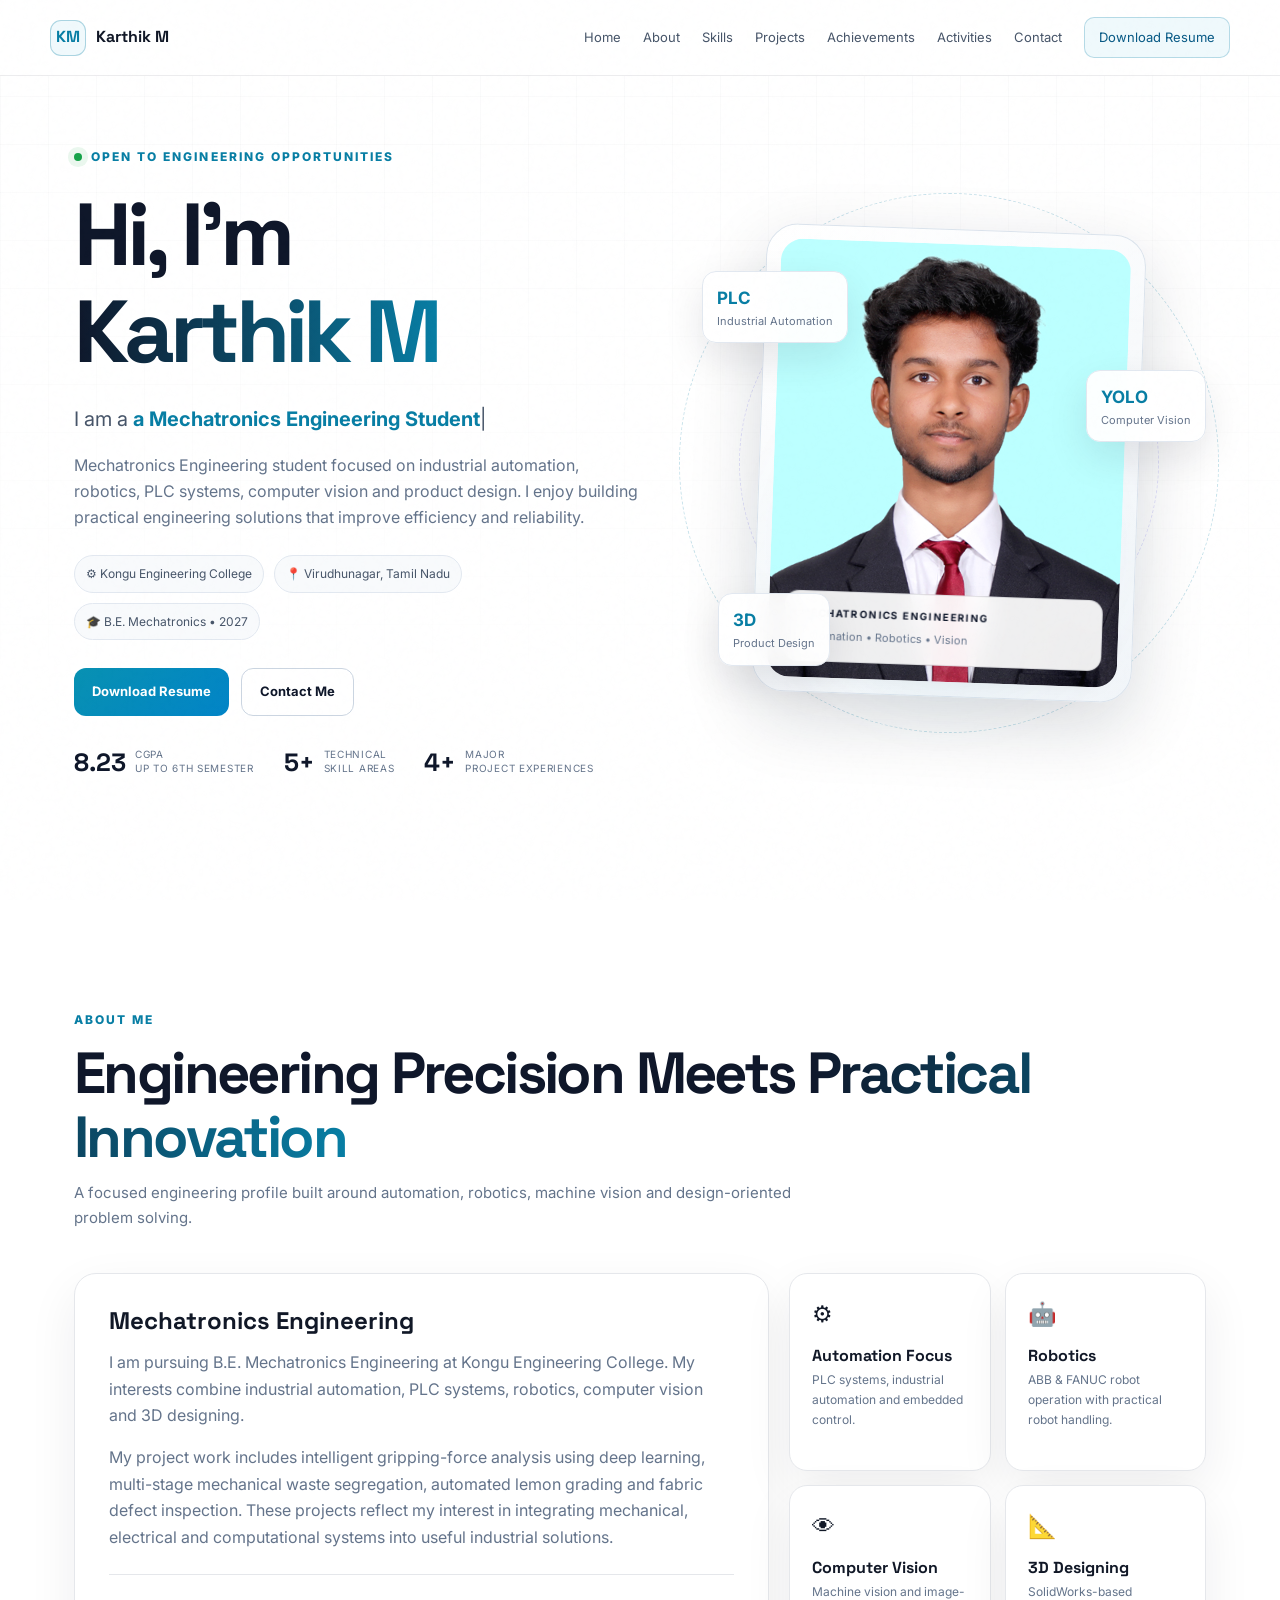
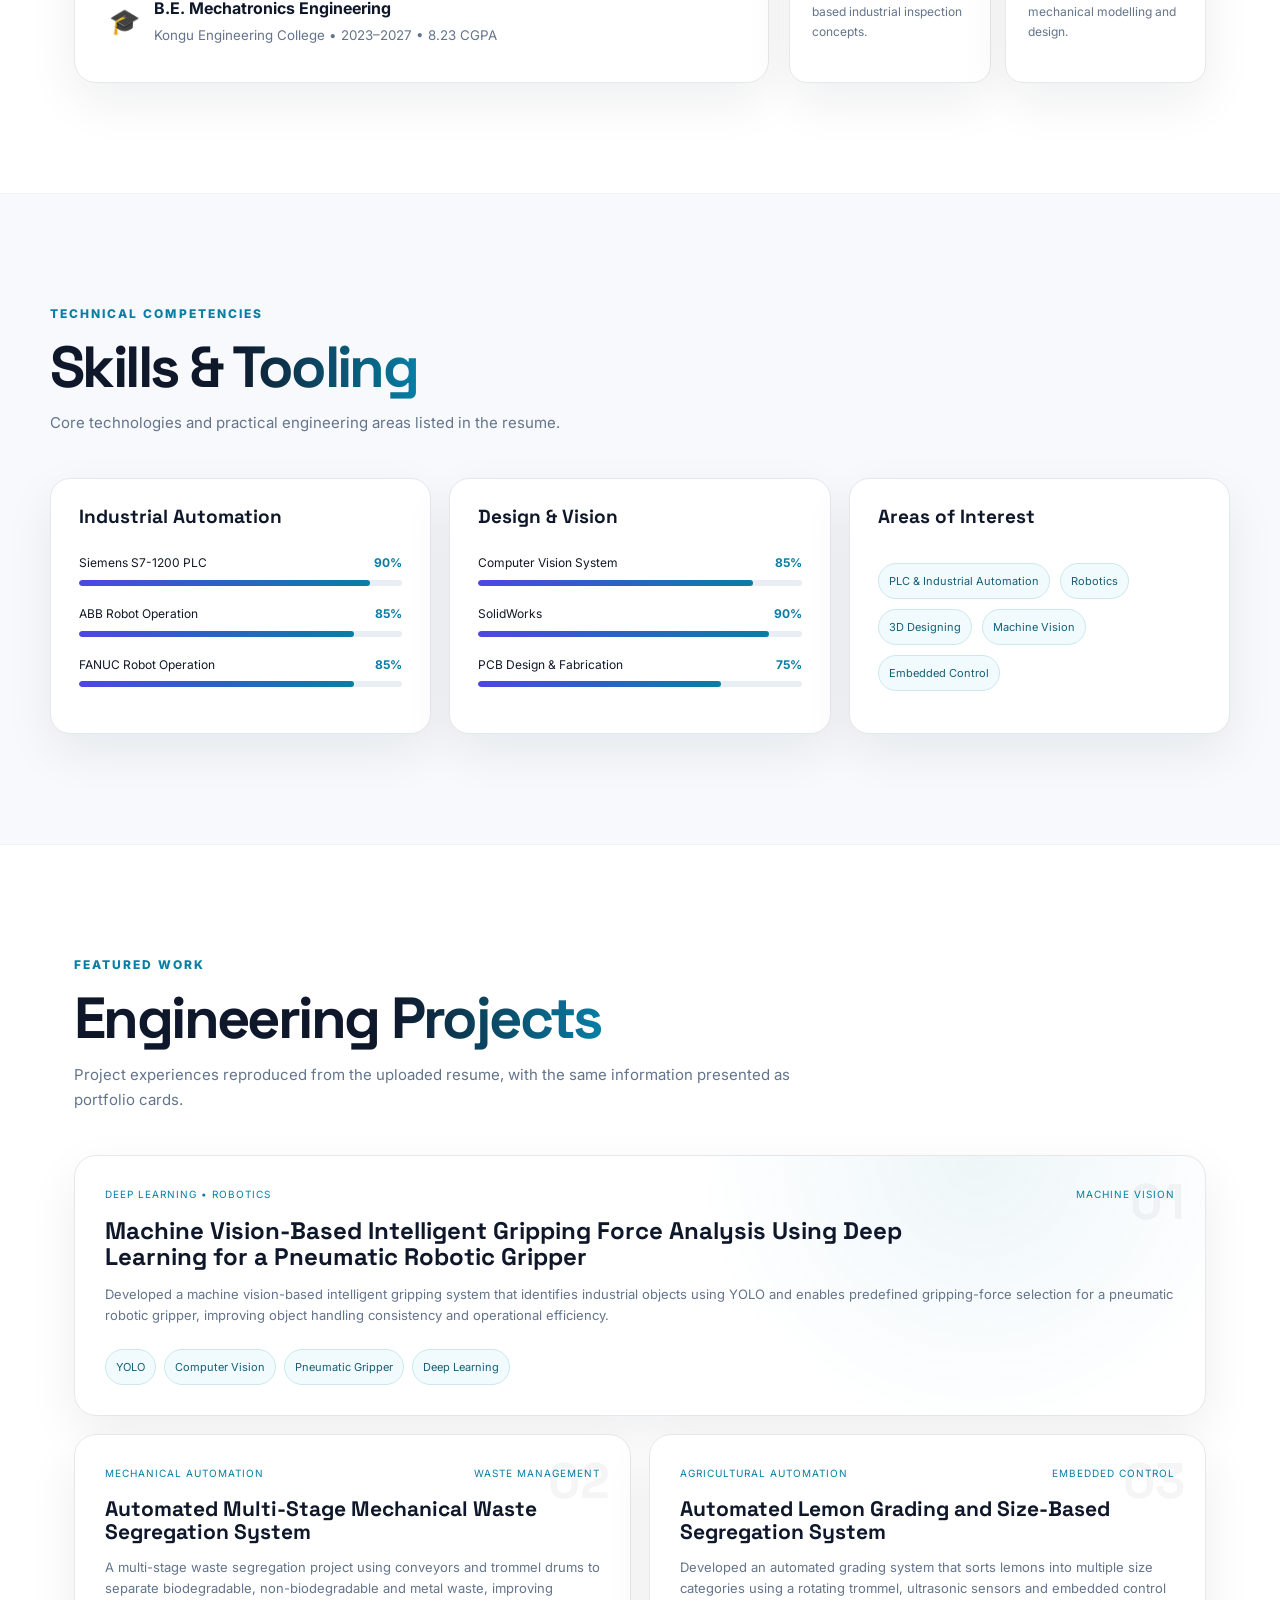
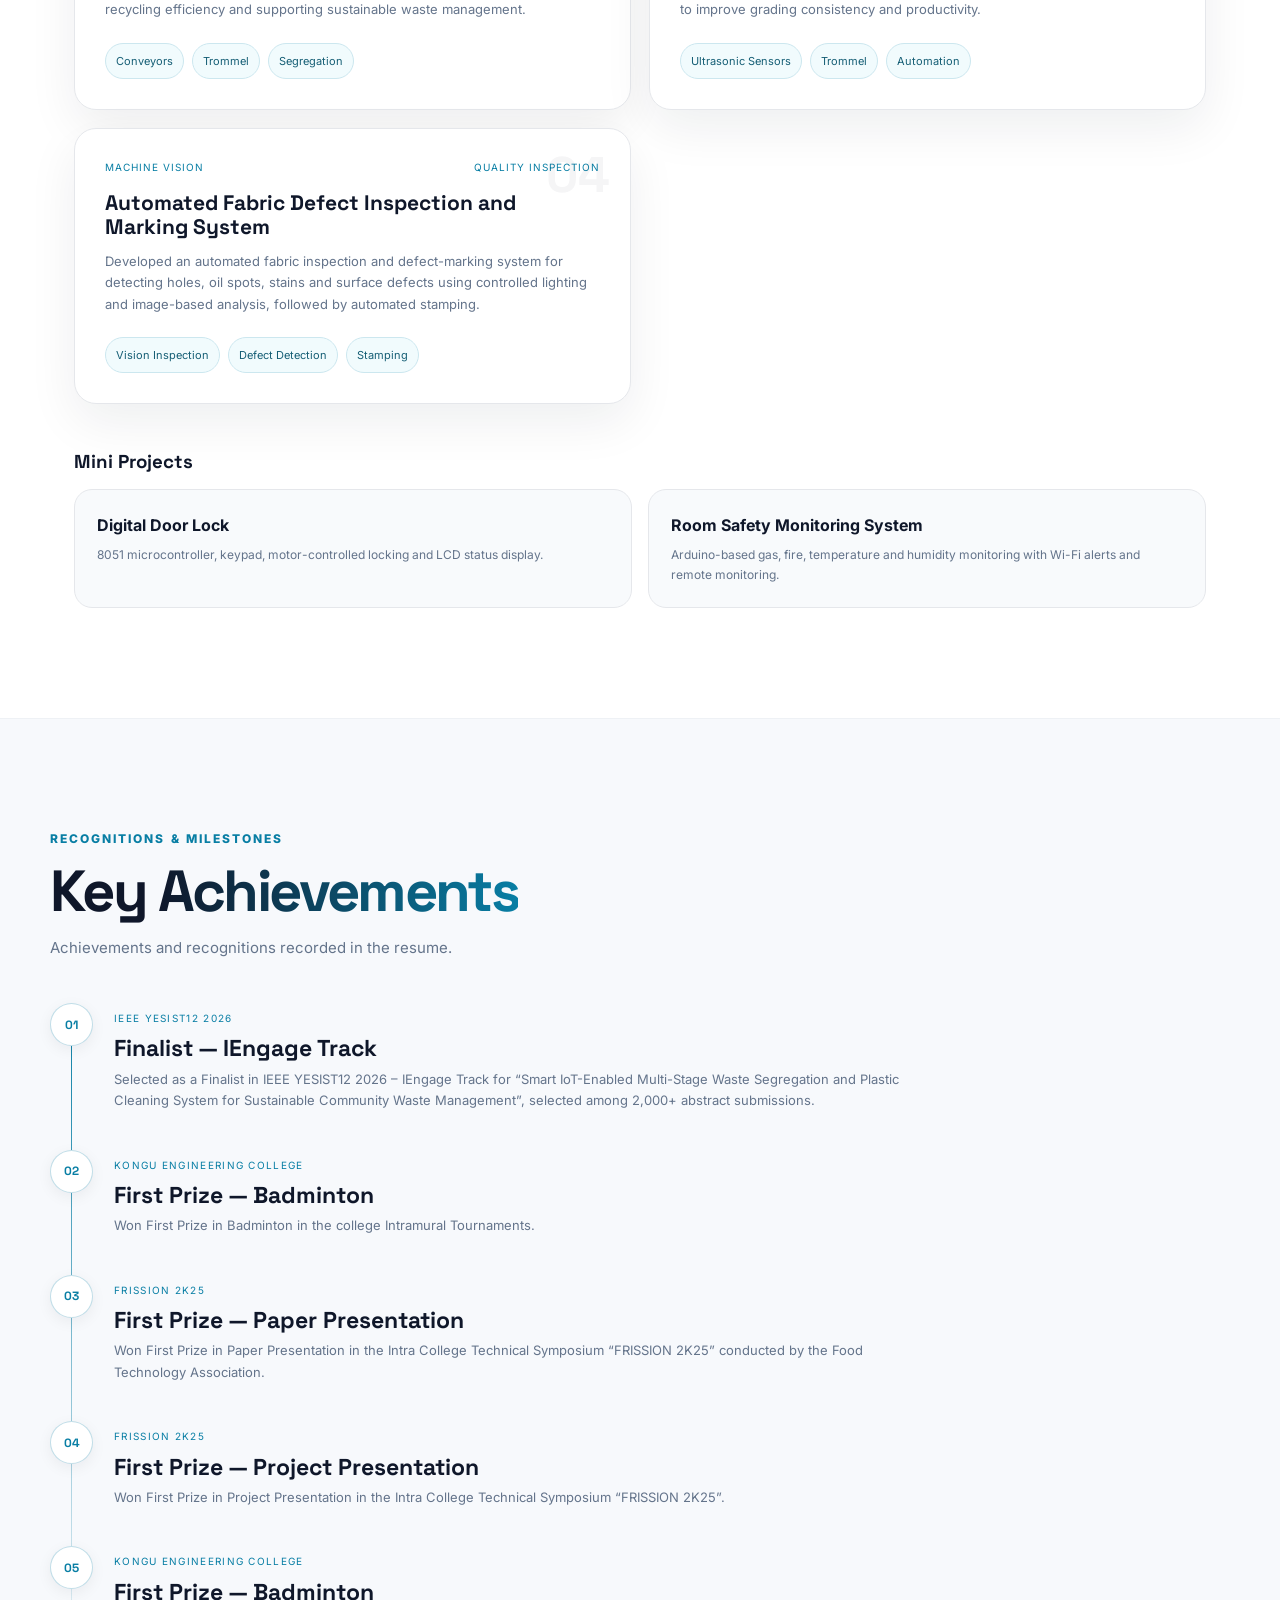
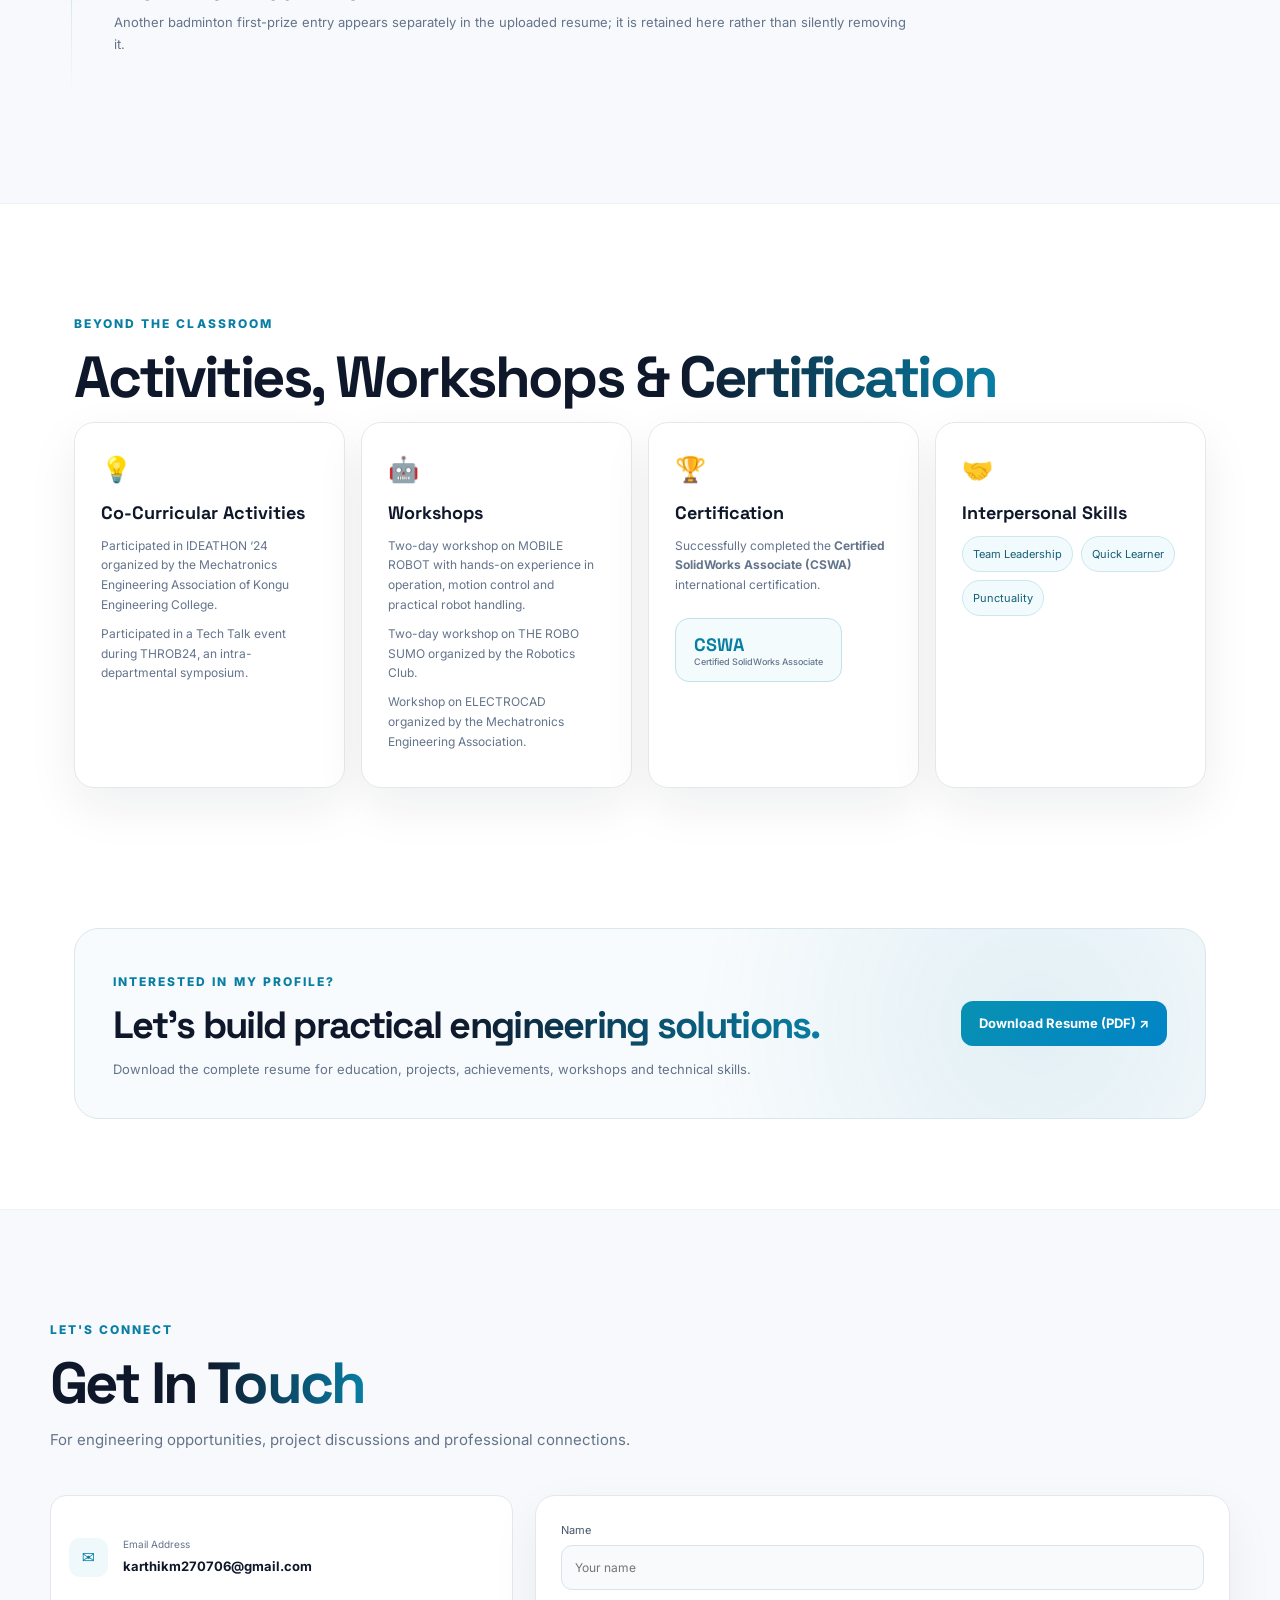
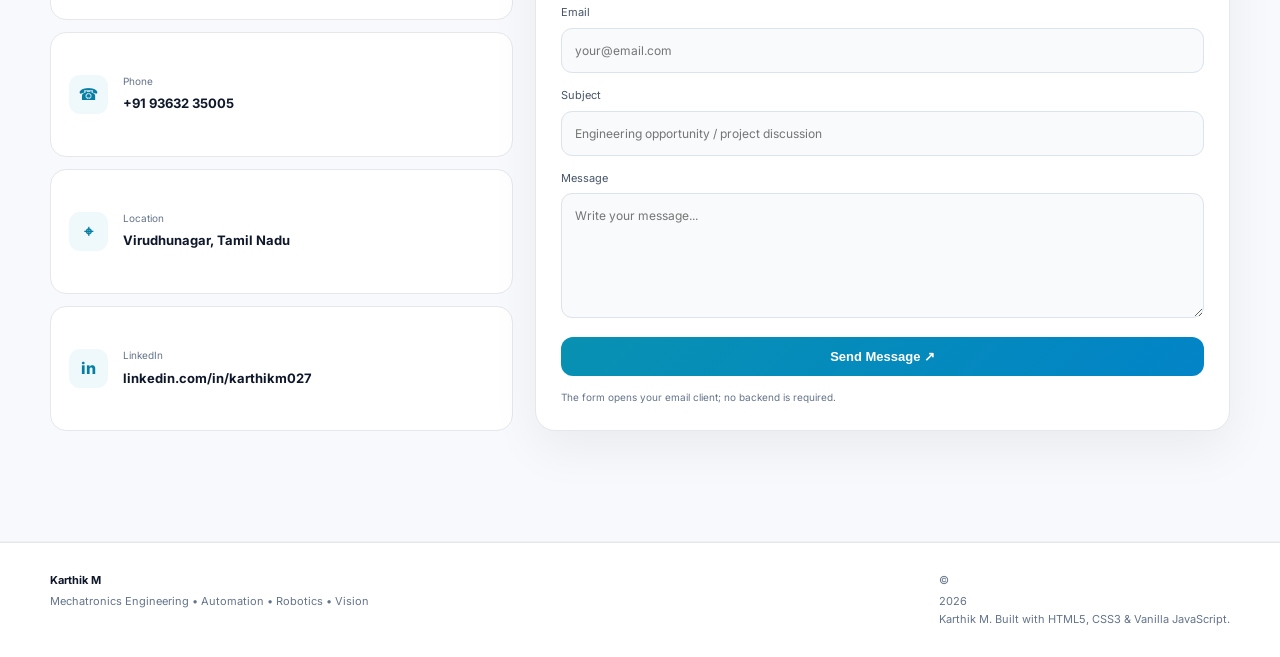
<file: index.html>
<!DOCTYPE html>
<html lang="en">
<head>
  <meta charset="UTF-8">
  <meta name="viewport" content="width=device-width, initial-scale=1.0">
  <meta name="description" content="Karthik M - Mechatronics Engineering student portfolio">
  <meta name="theme-color" content="#ffffff">
  <title>Karthik M | Mechatronics Engineering Portfolio</title>
  <link rel="preconnect" href="https://fonts.googleapis.com">
  <link rel="preconnect" href="https://fonts.gstatic.com" crossorigin>
  <link href="https://fonts.googleapis.com/css2?family=Inter:wght@400;500;600;700;800&family=Space+Grotesk:wght@500;600;700&display=swap" rel="stylesheet">
  <link rel="stylesheet" href="style.css">
</head>
<body>
  <div class="noise"></div>

  <header class="navbar">
    <a href="#home" class="brand"><span>KM</span> Karthik M</a>
    <button class="menu-btn" aria-label="Toggle navigation">☰</button>
    <nav class="nav-links">
      <a href="#home">Home</a>
      <a href="#about">About</a>
      <a href="#skills">Skills</a>
      <a href="#projects">Projects</a>
      <a href="#achievements">Achievements</a>
      <a href="#activities">Activities</a>
      <a href="#contact">Contact</a>
      <a class="nav-resume" href="Karthik-M-Resume.pdf" download>Download Resume</a>
    </nav>
  </header>

  <main>
    <section id="home" class="hero section">
      <div class="hero-copy reveal">
        <div class="eyebrow"><span class="pulse"></span> Open to Engineering Opportunities</div>
        <h1>Hi, I'm<br><span>Karthik M</span></h1>
        <div class="typing-line">I am a <span id="typed"></span><span class="cursor">|</span></div>
        <p class="hero-text">
          Mechatronics Engineering student focused on industrial automation, robotics,
          PLC systems, computer vision and product design. I enjoy building practical
          engineering solutions that improve efficiency and reliability.
        </p>
        <div class="hero-meta">
          <span>⚙ Kongu Engineering College</span>
          <span>📍 Virudhunagar, Tamil Nadu</span>
          <span>🎓 B.E. Mechatronics • 2027</span>
        </div>
        <div class="hero-actions">
          <a class="btn primary" href="assets/profile.jpg" download>Download Resume</a>
          <a class="btn secondary" href="#contact">Contact Me</a>
        </div>
        <div class="quick-stats">
          <div><strong>8.23</strong><span>CGPA<br>up to 6th semester</span></div>
          <div><strong>5+</strong><span>Technical<br>skill areas</span></div>
          <div><strong>4+</strong><span>Major<br>project experiences</span></div>
        </div>
      </div>

      <div class="hero-visual reveal">
        <div class="orbit orbit-one"></div>
        <div class="orbit orbit-two"></div>
        <div class="photo-card">
          <div class="photo-glow"></div>
          <img src="assets/Karthik M_Photo.jpg" alt="Karthik M_Photo.jpg">
          <div class="photo-caption">
            <strong>MECHATRONICS ENGINEERING</strong>
            <span>Automation • Robotics • Vision</span>
          </div>
        </div>
        <div class="floating-card card-one"><b>PLC</b><span>Industrial Automation</span></div>
        <div class="floating-card card-two"><b>YOLO</b><span>Computer Vision</span></div>
        <div class="floating-card card-three"><b>3D</b><span>Product Design</span></div>
      </div>
    </section>

    <section id="about" class="section">
      <div class="section-kicker">About Me</div>
      <h2>Engineering Precision Meets <span>Practical Innovation</span></h2>
      <p class="section-intro">
        A focused engineering profile built around automation, robotics, machine vision
        and design-oriented problem solving.
      </p>

      <div class="about-grid">
        <article class="glass about-main reveal">
          <h3>Mechatronics Engineering</h3>
          <p>
            I am pursuing B.E. Mechatronics Engineering at Kongu Engineering College.
            My interests combine industrial automation, PLC systems, robotics,
            computer vision and 3D designing.
          </p>
          <p>
            My project work includes intelligent gripping-force analysis using deep learning,
            multi-stage mechanical waste segregation, automated lemon grading and fabric
            defect inspection. These projects reflect my interest in integrating mechanical,
            electrical and computational systems into useful industrial solutions.
          </p>
          <div class="education-line">
            <span>🎓</span>
            <div><b>B.E. Mechatronics Engineering</b><small>Kongu Engineering College • 2023–2027 • 8.23 CGPA</small></div>
          </div>
        </article>

        <div class="about-side">
          <div class="mini-card reveal"><span class="icon">⚙</span><h3>Automation Focus</h3><p>PLC systems, industrial automation and embedded control.</p></div>
          <div class="mini-card reveal"><span class="icon">🤖</span><h3>Robotics</h3><p>ABB & FANUC robot operation with practical robot handling.</p></div>
          <div class="mini-card reveal"><span class="icon">👁</span><h3>Computer Vision</h3><p>Machine vision and image-based industrial inspection concepts.</p></div>
          <div class="mini-card reveal"><span class="icon">📐</span><h3>3D Designing</h3><p>SolidWorks-based mechanical modelling and design.</p></div>
        </div>
      </div>
    </section>

    <section id="skills" class="section dark-section">
      <div class="section-kicker">Technical Competencies</div>
      <h2>Skills & <span>Tooling</span></h2>
      <p class="section-intro">Core technologies and practical engineering areas listed in the resume.</p>

      <div class="skills-grid">
        <article class="skill-panel reveal">
          <h3>Industrial Automation</h3>
          <div class="skill"><div><span>Siemens S7-1200 PLC</span><b>90%</b></div><i><em style="width:90%"></em></i></div>
          <div class="skill"><div><span>ABB Robot Operation</span><b>85%</b></div><i><em style="width:85%"></em></i></div>
          <div class="skill"><div><span>FANUC Robot Operation</span><b>85%</b></div><i><em style="width:85%"></em></i></div>
        </article>
        <article class="skill-panel reveal">
          <h3>Design & Vision</h3>
          <div class="skill"><div><span>Computer Vision System</span><b>85%</b></div><i><em style="width:85%"></em></i></div>
          <div class="skill"><div><span>SolidWorks</span><b>90%</b></div><i><em style="width:90%"></em></i></div>
          <div class="skill"><div><span>PCB Design & Fabrication</span><b>75%</b></div><i><em style="width:75%"></em></i></div>
        </article>
        <article class="skill-panel skill-tags reveal">
          <h3>Areas of Interest</h3>
          <span>PLC & Industrial Automation</span>
          <span>Robotics</span>
          <span>3D Designing</span>
          <span>Machine Vision</span>
          <span>Embedded Control</span>
        </article>
      </div>
    </section>

    <section id="projects" class="section">
      <div class="section-kicker">Featured Work</div>
      <h2>Engineering <span>Projects</span></h2>
      <p class="section-intro">Project experiences reproduced from the uploaded resume, with the same information presented as portfolio cards.</p>

      <div class="project-grid">
        <article class="project-card featured reveal">
          <div class="project-number">01</div>
          <div class="project-top"><span>Deep Learning • Robotics</span><span>Machine Vision</span></div>
          <h3>Machine Vision-Based Intelligent Gripping Force Analysis Using Deep Learning for a Pneumatic Robotic Gripper</h3>
          <p>Developed a machine vision-based intelligent gripping system that identifies industrial objects using YOLO and enables predefined gripping-force selection for a pneumatic robotic gripper, improving object handling consistency and operational efficiency.</p>
          <div class="tags"><span>YOLO</span><span>Computer Vision</span><span>Pneumatic Gripper</span><span>Deep Learning</span></div>
        </article>

        <article class="project-card reveal">
          <div class="project-number">02</div>
          <div class="project-top"><span>Mechanical Automation</span><span>Waste Management</span></div>
          <h3>Automated Multi-Stage Mechanical Waste Segregation System</h3>
          <p>A multi-stage waste segregation project using conveyors and trommel drums to separate biodegradable, non-biodegradable and metal waste, improving recycling efficiency and supporting sustainable waste management.</p>
          <div class="tags"><span>Conveyors</span><span>Trommel</span><span>Segregation</span></div>
        </article>

        <article class="project-card reveal">
          <div class="project-number">03</div>
          <div class="project-top"><span>Agricultural Automation</span><span>Embedded Control</span></div>
          <h3>Automated Lemon Grading and Size-Based Segregation System</h3>
          <p>Developed an automated grading system that sorts lemons into multiple size categories using a rotating trommel, ultrasonic sensors and embedded control to improve grading consistency and productivity.</p>
          <div class="tags"><span>Ultrasonic Sensors</span><span>Trommel</span><span>Automation</span></div>
        </article>

        <article class="project-card reveal">
          <div class="project-number">04</div>
          <div class="project-top"><span>Machine Vision</span><span>Quality Inspection</span></div>
          <h3>Automated Fabric Defect Inspection and Marking System</h3>
          <p>Developed an automated fabric inspection and defect-marking system for detecting holes, oil spots, stains and surface defects using controlled lighting and image-based analysis, followed by automated stamping.</p>
          <div class="tags"><span>Vision Inspection</span><span>Defect Detection</span><span>Stamping</span></div>
        </article>
      </div>

      <div class="mini-projects">
        <h3>Mini Projects</h3>
        <div class="mini-project-grid">
          <div class="mini-project reveal"><b>Digital Door Lock</b><p>8051 microcontroller, keypad, motor-controlled locking and LCD status display.</p></div>
          <div class="mini-project reveal"><b>Room Safety Monitoring System</b><p>Arduino-based gas, fire, temperature and humidity monitoring with Wi-Fi alerts and remote monitoring.</p></div>
        </div>
      </div>
    </section>

    <section id="achievements" class="section dark-section">
      <div class="section-kicker">Recognitions & Milestones</div>
      <h2>Key <span>Achievements</span></h2>
      <p class="section-intro">Achievements and recognitions recorded in the resume.</p>

      <div class="timeline">
        <article class="timeline-item reveal">
          <div class="timeline-dot">01</div>
          <div><span class="date">IEEE YESIST12 2026</span><h3>Finalist — IEngage Track</h3>
          <p>Selected as a Finalist in IEEE YESIST12 2026 – IEngage Track for “Smart IoT-Enabled Multi-Stage Waste Segregation and Plastic Cleaning System for Sustainable Community Waste Management”, selected among 2,000+ abstract submissions.</p></div>
        </article>
        <article class="timeline-item reveal">
          <div class="timeline-dot">02</div>
          <div><span class="date">Kongu Engineering College</span><h3>First Prize — Badminton</h3><p>Won First Prize in Badminton in the college Intramural Tournaments.</p></div>
        </article>
        <article class="timeline-item reveal">
          <div class="timeline-dot">03</div>
          <div><span class="date">FRISSION 2K25</span><h3>First Prize — Paper Presentation</h3><p>Won First Prize in Paper Presentation in the Intra College Technical Symposium “FRISSION 2K25” conducted by the Food Technology Association.</p></div>
        </article>
        <article class="timeline-item reveal">
          <div class="timeline-dot">04</div>
          <div><span class="date">FRISSION 2K25</span><h3>First Prize — Project Presentation</h3><p>Won First Prize in Project Presentation in the Intra College Technical Symposium “FRISSION 2K25”.</p></div>
        </article>
        <article class="timeline-item reveal">
          <div class="timeline-dot">05</div>
          <div><span class="date">Kongu Engineering College</span><h3>First Prize — Badminton</h3><p>Another badminton first-prize entry appears separately in the uploaded resume; it is retained here rather than silently removing it.</p></div>
        </article>
      </div>
    </section>

    <section id="activities" class="section">
      <div class="section-kicker">Beyond the Classroom</div>
      <h2>Activities, Workshops & <span>Certification</span></h2>
      <div class="activity-grid">
        <article class="activity-card reveal"><span>💡</span><h3>Co-Curricular Activities</h3><p>Participated in IDEATHON ‘24 organized by the Mechatronics Engineering Association of Kongu Engineering College.</p><p>Participated in a Tech Talk event during THROB24, an intra-departmental symposium.</p></article>
        <article class="activity-card reveal"><span>🤖</span><h3>Workshops</h3><p>Two-day workshop on MOBILE ROBOT with hands-on experience in operation, motion control and practical robot handling.</p><p>Two-day workshop on THE ROBO SUMO organized by the Robotics Club.</p><p>Workshop on ELECTROCAD organized by the Mechatronics Engineering Association.</p></article>
        <article class="activity-card reveal"><span>🏆</span><h3>Certification</h3><p>Successfully completed the <strong>Certified SolidWorks Associate (CSWA)</strong> international certification.</p><div class="cert-badge">CSWA<br><small>Certified SolidWorks Associate</small></div></article>
        <article class="activity-card reveal"><span>🤝</span><h3>Interpersonal Skills</h3><div class="chip-list"><span>Team Leadership</span><span>Quick Learner</span><span>Punctuality</span></div></article>
      </div>
    </section>

    <section class="resume-cta section">
      <div class="cta-box reveal">
        <div><span class="section-kicker">Interested in my profile?</span><h2>Let's build practical <span>engineering solutions.</span></h2><p>Download the complete resume for education, projects, achievements, workshops and technical skills.</p></div>
        <a class="btn primary" href="Karthik-M-Resume.pdf" download>Download Resume (PDF) ↗</a>
      </div>
    </section>

    <section id="contact" class="section dark-section">
      <div class="section-kicker">Let's Connect</div>
      <h2>Get In <span>Touch</span></h2>
      <p class="section-intro">For engineering opportunities, project discussions and professional connections.</p>

      <div class="contact-grid">
        <div class="contact-info reveal">
          <a href="mailto:karthikm270706@gmail.com" class="contact-item"><span>✉</span><div><small>Email Address</small><b>karthikm270706@gmail.com</b></div></a>
          <a href="tel:+919363235005" class="contact-item"><span>☎</span><div><small>Phone</small><b>+91 93632 35005</b></div></a>
          <div class="contact-item"><span>⌖</span><div><small>Location</small><b>Virudhunagar, Tamil Nadu</b></div></div>
          <a href="https://www.linkedin.com/in/karthikm027" target="_blank" rel="noopener" class="contact-item"><span>in</span><div><small>LinkedIn</small><b>linkedin.com/in/karthikm027</b></div></a>
        </div>

        <form class="contact-form reveal" id="contactForm">
          <label>Name<input id="name" type="text" placeholder="Your name" required></label>
          <label>Email<input id="email" type="email" placeholder="your@email.com" required></label>
          <label>Subject<input id="subject" type="text" placeholder="Engineering opportunity / project discussion"></label>
          <label>Message<textarea id="message" rows="5" placeholder="Write your message..." required></textarea></label>
          <button class="btn primary" type="submit">Send Message ↗</button>
          <p class="form-note">The form opens your email client; no backend is required.</p>
        </form>
      </div>
    </section>
  </main>

  <footer>
    <div><strong>Karthik M</strong><span>Mechatronics Engineering • Automation • Robotics • Vision</span></div>
    <p>© <span id="year"></span> Karthik M. Built with HTML5, CSS3 & Vanilla JavaScript.</p>
  </footer>

  <script src="script.js"></script>
</body>
</html>
</file>
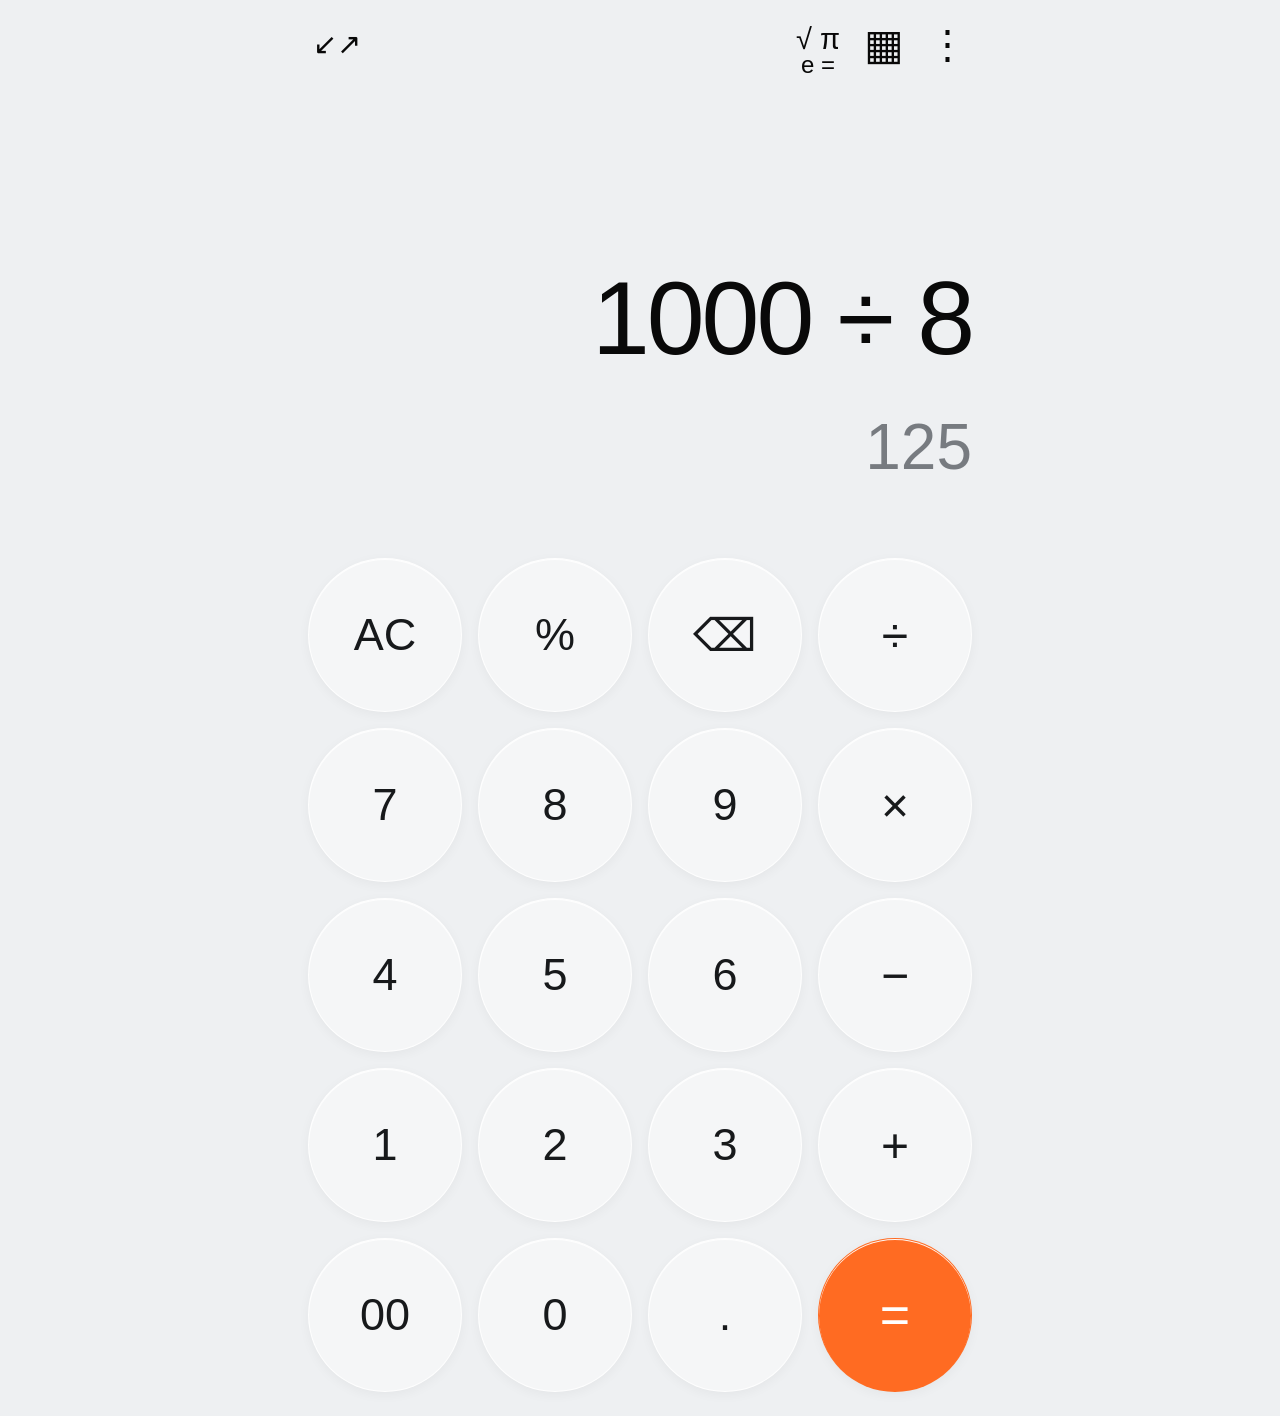
<file: calculator/index.html>
<!doctype html>
<html lang="en">
<head>
  <meta charset="UTF-8">
  <meta name="viewport" content="width=device-width,initial-scale=1,maximum-scale=1,user-scalable=no">
  <title>Calculator</title>
  <link rel="stylesheet" href="style.css">
</head>
<body>
  <main class="phone">
    <header class="topbar">
      <button class="top-icon" id="resizeBtn" aria-label="Resize">↙↗</button>
      <div class="top-actions">
        <button class="top-icon" id="scientificBtn" aria-label="Scientific">√ π<br><span>e =</span></button>
        <button class="top-icon grid-icon" id="scientificBtn2" aria-label="Calculator modes">▦</button>
        <button class="top-icon dots" id="menuBtn" aria-label="Menu">⋮</button>
      </div>
    </header>

    <section class="display" aria-live="polite">
      <div class="expression" id="expression">1000 ÷ 8</div>
      <div class="answer" id="answer">125</div>
    </section>

    <div class="menu" id="menu">
      <button id="historyBtn"><span>◴</span> History</button>
      <button id="settingsBtn"><span>⚙</span> Settings</button>
    </div>

    <section class="keypad basic" id="basicPad">
      <button data-action="clear">AC</button>
      <button data-action="percent">%</button>
      <button data-action="backspace">⌫</button>
      <button class="operator" data-value="÷">÷</button>

      <button data-value="7">7</button><button data-value="8">8</button><button data-value="9">9</button><button class="operator" data-value="×">×</button>
      <button data-value="4">4</button><button data-value="5">5</button><button data-value="6">6</button><button class="operator" data-value="−">−</button>
      <button data-value="1">1</button><button data-value="2">2</button><button data-value="3">3</button><button class="operator" data-value="+">+</button>
      <button data-value="00">00</button><button data-value="0">0</button><button data-value=".">.</button><button class="equals" data-action="equals">=</button>
    </section>

    <section class="keypad scientific hidden" id="scientificPad">
      <button data-fn="sin">sin</button><button data-fn="cos">cos</button><button data-fn="tan">tan</button>
      <button data-action="rad">rad</button><button class="mode active" data-action="deg">deg</button>

      <button data-fn="log">log</button><button data-fn="ln">ln</button><button data-value="(">(</button>
      <button data-value=")">)</button><button data-action="inv">inv</button>

      <button data-action="factorial">!</button><button data-action="clear">AC</button><button data-action="percent">%</button>
      <button data-action="backspace">⌫</button><button class="operator" data-value="÷">÷</button>

      <button data-value="^">^</button><button data-value="7">7</button><button data-value="8">8</button><button data-value="9">9</button><button class="operator" data-value="×">×</button>
      <button data-action="sqrt">√</button><button data-value="4">4</button><button data-value="5">5</button><button data-value="6">6</button><button class="operator" data-value="−">−</button>
      <button data-value="π">π</button><button data-value="1">1</button><button data-value="2">2</button><button data-value="3">3</button><button class="operator" data-value="+">+</button>
      <button data-value="e">e</button><button data-value="00">00</button><button data-value="0">0</button><button data-value=".">.</button><button class="equals" data-action="equals">=</button>
    </section>

    <div class="history-panel" id="historyPanel">
      <div class="panel-head"><b>History</b><button id="closeHistory">×</button></div>
      <div id="historyList" class="history-list"><p>No calculations yet.</p></div>
    </div>

    <div class="settings-panel" id="settingsPanel">
      <div class="panel-head"><b>Settings</b><button id="closeSettings">×</button></div>
      <label>Theme
        <select id="themeSelect"><option value="light">Light</option><option value="dark">Dark</option></select>
      </label>
      <label>Number format
        <select id="formatSelect"><option value="auto">Auto</option><option value="fixed2">2 decimals</option><option value="fixed4">4 decimals</option></select>
      </label>
    </div>
  </main>
  <script src="script.js"></script>
</body>
</html>
</file>
<file: style.css>
:root{
  --bg:#ffffff;
  --bg2:#f6f8fb;
  --panel:#ffffff;
  --panel2:#f8fafc;
  --text:#111827;
  --muted:#64748b;
  --line:#e5e7eb;
  --accent:#087ea4;
  --accent2:#4f46e5;
  --white:#ffffff;
  --max:1180px;
  --radius:22px;
  --shadow:0 18px 55px rgba(15,23,42,.10)
}

*{box-sizing:border-box;margin:0;padding:0}
html{scroll-behavior:smooth}
body{
  font-family:Inter,system-ui,sans-serif;
  background:#fff;
  color:var(--text);
  line-height:1.65;
  overflow-x:hidden
}
body:before{
  content:"";
  position:fixed;
  inset:0;
  pointer-events:none;
  background-image:
    linear-gradient(rgba(15,23,42,.025) 1px,transparent 1px),
    linear-gradient(90deg,rgba(15,23,42,.025) 1px,transparent 1px);
  background-size:48px 48px;
  mask-image:linear-gradient(to bottom,black,transparent 80%);
  z-index:-2
}
.noise{
  position:fixed;
  inset:0;
  pointer-events:none;
  opacity:.018;
  z-index:100;
  background-image:url("data:image/svg+xml,%3Csvg viewBox='0 0 180 180' xmlns='http://www.w3.org/2000/svg'%3E%3Cfilter id='n'%3E%3CfeTurbulence type='fractalNoise' baseFrequency='.8' numOctaves='4' stitchTiles='stitch'/%3E%3C/filter%3E%3Crect width='100%25' height='100%25' filter='url(%23n)' opacity='.35'/%3E%3C/svg%3E")
}
a{color:inherit;text-decoration:none}

.section{
  max-width:var(--max);
  margin:auto;
  padding:110px 24px
}
.dark-section{
  max-width:none;
  padding-left:max(24px,calc((100vw - var(--max))/2));
  padding-right:max(24px,calc((100vw - var(--max))/2));
  background:#f7f9fc;
  border-top:1px solid #eef1f5;
  border-bottom:1px solid #eef1f5
}

.navbar{
  height:76px;
  position:fixed;
  top:0;
  left:0;
  right:0;
  z-index:50;
  display:flex;
  align-items:center;
  justify-content:space-between;
  padding:0 max(24px,calc((100vw - 1180px)/2));
  background:rgba(255,255,255,.90);
  backdrop-filter:blur(18px);
  border-bottom:1px solid rgba(15,23,42,.08)
}
.brand{
  font-family:"Space Grotesk";
  font-weight:700;
  display:flex;
  align-items:center;
  gap:10px
}
.brand span{
  display:grid;
  place-items:center;
  width:36px;
  height:36px;
  border:1px solid rgba(8,126,164,.30);
  border-radius:11px;
  color:var(--accent);
  background:#f0f9fc
}
.nav-links{
  display:flex;
  align-items:center;
  gap:22px;
  font-size:13px;
  color:#475569
}
.nav-links a{transition:.25s}
.nav-links a:hover{color:var(--accent)}
.nav-resume{
  padding:9px 14px;
  border:1px solid rgba(8,126,164,.25);
  border-radius:10px;
  background:#eff9fc;
  color:#075985
}
.menu-btn{
  display:none;
  background:none;
  border:0;
  color:var(--text);
  font-size:24px
}

.hero{
  min-height:100vh;
  display:grid;
  grid-template-columns:1.05fr .95fr;
  align-items:center;
  gap:50px;
  padding-top:135px
}
.eyebrow,.section-kicker{
  color:var(--accent);
  font-size:12px;
  font-weight:800;
  text-transform:uppercase;
  letter-spacing:.17em
}
.eyebrow{
  display:flex;
  align-items:center;
  gap:9px;
  margin-bottom:20px
}
.pulse{
  width:8px;
  height:8px;
  border-radius:50%;
  background:#16a34a;
  box-shadow:0 0 0 6px rgba(22,163,74,.09)
}
h1,h2,h3{
  font-family:"Space Grotesk",Inter,sans-serif;
  line-height:1.1
}
h1{
  font-size:clamp(50px,7vw,88px);
  letter-spacing:-.055em;
  color:#0f172a
}
h1 span,h2 span{
  background:linear-gradient(90deg,#0f172a,var(--accent));
  -webkit-background-clip:text;
  background-clip:text;
  color:transparent
}
.typing-line{
  margin:22px 0 16px;
  font-size:20px;
  color:#475569
}
.typing-line #typed{
  color:var(--accent);
  font-weight:700
}
.cursor{animation:blink .8s infinite}
@keyframes blink{50%{opacity:0}}

.hero-text{
  max-width:680px;
  color:#64748b;
  font-size:16px
}
.hero-meta{
  display:flex;
  flex-wrap:wrap;
  gap:10px;
  margin:24px 0;
  color:#475569;
  font-size:12px
}
.hero-meta span{
  padding:8px 11px;
  border:1px solid #e2e8f0;
  background:#f8fafc;
  border-radius:999px
}
.hero-actions{
  display:flex;
  gap:12px;
  margin:28px 0
}
.btn{
  display:inline-flex;
  align-items:center;
  justify-content:center;
  gap:8px;
  padding:12px 18px;
  border-radius:12px;
  font-weight:700;
  font-size:13px;
  border:1px solid var(--line);
  transition:.25s;
  cursor:pointer
}
.btn:hover{
  transform:translateY(-2px);
  box-shadow:0 10px 25px rgba(15,23,42,.10)
}
.primary{
  background:linear-gradient(135deg,#0891b2,#0284c7);
  color:#fff;
  border:0
}
.secondary{
  background:#fff;
  color:#0f172a;
  border-color:#cbd5e1
}
.quick-stats{
  display:flex;
  gap:30px;
  margin-top:30px
}
.quick-stats div{
  display:flex;
  align-items:center;
  gap:9px
}
.quick-stats strong{
  font:700 25px "Space Grotesk";
  color:#0f172a
}
.quick-stats span{
  font-size:10px;
  text-transform:uppercase;
  letter-spacing:.07em;
  color:#64748b;
  line-height:1.35
}

.hero-visual{
  min-height:580px;
  position:relative;
  display:grid;
  place-items:center
}
.photo-card{
  position:relative;
  width:min(380px,78vw);
  padding:14px;
  border-radius:32px;
  background:linear-gradient(145deg,#fff,#f1f5f9);
  border:1px solid #dbe3ec;
  box-shadow:0 24px 70px rgba(15,23,42,.16);
  transform:rotate(2deg)
}
.photo-card img{
  width:100%;
  aspect-ratio:4/5;
  object-fit:cover;
  object-position:center top;
  border-radius:22px;
  display:block;
  filter:saturate(.92) contrast(1.04)
}
.photo-caption{
  position:absolute;
  left:30px;
  right:30px;
  bottom:30px;
  padding:13px 15px;
  border-radius:14px;
  background:rgba(255,255,255,.92);
  backdrop-filter:blur(12px);
  border:1px solid rgba(15,23,42,.10);
  box-shadow:0 10px 25px rgba(15,23,42,.08)
}
.photo-caption strong{
  display:block;
  font-size:10px;
  letter-spacing:.14em;
  color:#0f172a
}
.photo-caption span{
  font-size:11px;
  color:#64748b
}
.photo-glow{
  position:absolute;
  inset:20% -20% -15%;
  background:radial-gradient(circle,rgba(8,126,164,.13),transparent 55%);
  filter:blur(25px);
  z-index:-1
}
.orbit{
  position:absolute;
  border:1px dashed rgba(8,126,164,.22);
  border-radius:50%;
  width:540px;
  height:540px
}
.orbit-two{
  width:420px;
  height:420px;
  border-color:rgba(79,70,229,.16);
  transform:rotate(28deg)
}
.floating-card{
  position:absolute;
  padding:12px 14px;
  border-radius:14px;
  background:rgba(255,255,255,.95);
  backdrop-filter:blur(12px);
  border:1px solid #e2e8f0;
  box-shadow:0 15px 40px rgba(15,23,42,.10);
  font-size:11px
}
.floating-card b{
  display:block;
  color:var(--accent);
  font-size:17px
}
.floating-card span{color:#64748b}
.card-one{top:17%;left:2%}
.card-two{right:0;top:34%}
.card-three{left:5%;bottom:15%}

h2{
  font-size:clamp(34px,5vw,58px);
  letter-spacing:-.045em;
  margin:12px 0 12px;
  color:#0f172a
}
.section-intro{
  max-width:760px;
  color:#64748b;
  font-size:15px;
  margin-bottom:42px
}
.about-grid{
  display:grid;
  grid-template-columns:1.25fr .75fr;
  gap:20px
}
.glass,.mini-card,.skill-panel,.project-card,.activity-card{
  background:#fff;
  border:1px solid #e5e7eb;
  box-shadow:0 18px 50px rgba(15,23,42,.07)
}
.about-main{
  padding:34px;
  border-radius:var(--radius)
}
.about-main h3{
  font-size:24px;
  margin-bottom:15px
}
.about-main p{
  color:#64748b;
  margin-bottom:16px
}
.education-line{
  display:flex;
  gap:14px;
  align-items:center;
  border-top:1px solid #e5e7eb;
  padding-top:20px;
  margin-top:24px
}
.education-line span{font-size:25px}
.education-line b{display:block;color:#0f172a}
.education-line small{color:#64748b}

.about-side{
  display:grid;
  grid-template-columns:1fr 1fr;
  gap:14px
}
.mini-card{
  padding:22px;
  border-radius:18px
}
.mini-card .icon{font-size:23px}
.mini-card h3{
  font-size:16px;
  margin:13px 0 6px
}
.mini-card p{
  color:#64748b;
  font-size:12px
}

.skills-grid{
  display:grid;
  grid-template-columns:1fr 1fr 1fr;
  gap:18px
}
.skill-panel{
  padding:28px;
  border-radius:20px
}
.skill-panel h3{
  font-size:19px;
  margin-bottom:25px;
  color:#0f172a
}
.skill{margin:18px 0}
.skill>div{
  display:flex;
  justify-content:space-between;
  font-size:12px;
  margin-bottom:7px
}
.skill b{color:var(--accent)}
.skill i{
  display:block;
  height:6px;
  border-radius:99px;
  background:#e8eef4;
  overflow:hidden
}
.skill em{
  display:block;
  height:100%;
  border-radius:inherit;
  background:linear-gradient(90deg,var(--accent2),var(--accent))
}
.skill-tags{
  display:flex;
  align-content:flex-start;
  flex-wrap:wrap;
  gap:10px
}
.skill-tags h3{width:100%}
.skill-tags span,.tags span,.chip-list span{
  padding:8px 10px;
  border-radius:999px;
  border:1px solid #cce7ef;
  background:#f1fbfd;
  font-size:11px;
  color:#155e75
}

.project-grid{
  display:grid;
  grid-template-columns:1fr 1fr;
  gap:18px
}
.project-card{
  border-radius:22px;
  padding:30px;
  position:relative;
  overflow:hidden
}
.project-card.featured{
  grid-column:span 2;
  background:radial-gradient(circle at 80% 0%,rgba(8,126,164,.07),transparent 30%),#fff
}
.project-number{
  position:absolute;
  right:20px;
  top:14px;
  font:700 50px "Space Grotesk";
  color:rgba(15,23,42,.045)
}
.project-top{
  display:flex;
  justify-content:space-between;
  gap:10px;
  color:var(--accent);
  font-size:10px;
  text-transform:uppercase;
  letter-spacing:.1em;
  margin-bottom:16px
}
.project-card h3{
  font-size:24px;
  max-width:850px;
  margin-bottom:13px;
  color:#0f172a
}
.project-card:not(.featured) h3{font-size:21px}
.project-card p{
  color:#64748b;
  font-size:13px
}
.tags{
  display:flex;
  flex-wrap:wrap;
  gap:8px;
  margin-top:22px
}
.mini-projects{margin-top:48px}
.mini-projects>h3{
  margin-bottom:16px;
  color:#0f172a
}
.mini-project-grid{
  display:grid;
  grid-template-columns:1fr 1fr;
  gap:16px
}
.mini-project{
  padding:22px;
  border:1px solid #e5e7eb;
  border-radius:18px;
  background:#f8fafc
}
.mini-project b{
  font-size:16px;
  color:#0f172a
}
.mini-project p{
  color:#64748b;
  font-size:12px;
  margin-top:7px
}

.timeline{
  position:relative;
  margin-top:20px
}
.timeline:before{
  content:"";
  position:absolute;
  left:21px;
  top:0;
  bottom:0;
  width:1px;
  background:linear-gradient(var(--accent),transparent)
}
.timeline-item{
  display:grid;
  grid-template-columns:44px 1fr;
  gap:20px;
  padding:0 0 38px
}
.timeline-dot{
  width:43px;
  height:43px;
  border-radius:50%;
  display:grid;
  place-items:center;
  border:1px solid rgba(8,126,164,.25);
  background:#fff;
  color:var(--accent);
  font:700 12px "Space Grotesk";
  z-index:1;
  box-shadow:0 4px 15px rgba(15,23,42,.06)
}
.timeline-item .date{
  color:var(--accent);
  font-size:10px;
  text-transform:uppercase;
  letter-spacing:.13em
}
.timeline-item h3{
  font-size:23px;
  margin:7px 0;
  color:#0f172a
}
.timeline-item p{
  color:#64748b;
  font-size:13px;
  max-width:800px
}

.activity-grid{
  display:grid;
  grid-template-columns:repeat(4,1fr);
  gap:16px
}
.activity-card{
  padding:26px;
  border-radius:20px
}
.activity-card>span{font-size:25px}
.activity-card h3{
  font-size:18px;
  margin:13px 0;
  color:#0f172a
}
.activity-card p{
  font-size:12px;
  color:#64748b;
  margin:9px 0
}
.cert-badge{
  display:inline-block;
  margin-top:14px;
  padding:14px 18px;
  border:1px solid #bfe2ec;
  background:#f3fbfd;
  border-radius:14px;
  color:var(--accent);
  font:700 18px "Space Grotesk"
}
.cert-badge small{
  display:block;
  color:#64748b;
  font:500 9px Inter
}
.chip-list{
  display:flex;
  flex-wrap:wrap;
  gap:8px;
  margin-top:12px
}

.resume-cta{
  padding-top:30px;
  padding-bottom:90px
}
.cta-box{
  padding:38px;
  border-radius:25px;
  border:1px solid #d8e7ed;
  background:radial-gradient(circle at 85% 50%,rgba(8,126,164,.09),transparent 35%),#f8fbfd;
  display:flex;
  justify-content:space-between;
  align-items:center;
  gap:30px
}
.cta-box h2{
  font-size:38px
}
.cta-box p{
  color:#64748b;
  max-width:650px;
  font-size:13px
}

.contact-grid{
  display:grid;
  grid-template-columns:.8fr 1.2fr;
  gap:22px
}
.contact-info{
  display:grid;
  gap:12px
}
.contact-item{
  display:flex;
  align-items:center;
  gap:15px;
  padding:18px;
  border:1px solid #e5e7eb;
  border-radius:16px;
  background:#fff;
  transition:.2s
}
.contact-item:hover{
  border-color:rgba(8,126,164,.3);
  transform:translateX(3px);
  box-shadow:0 10px 25px rgba(15,23,42,.06)
}
.contact-item>span{
  width:39px;
  height:39px;
  border-radius:11px;
  display:grid;
  place-items:center;
  background:#eff9fc;
  color:var(--accent);
  font-weight:800
}
.contact-item small{
  display:block;
  color:#64748b;
  font-size:10px
}
.contact-item b{
  font-size:13px;
  overflow-wrap:anywhere;
  color:#0f172a
}
.contact-form{
  padding:25px;
  border:1px solid #e5e7eb;
  border-radius:20px;
  background:#fff;
  display:grid;
  gap:13px;
  box-shadow:0 18px 50px rgba(15,23,42,.06)
}
.contact-form label{
  font-size:11px;
  color:#475569
}
.contact-form input,.contact-form textarea{
  width:100%;
  margin-top:6px;
  padding:12px 13px;
  border:1px solid #dbe3ec;
  border-radius:11px;
  background:#f8fafc;
  color:#0f172a;
  outline:0;
  font:inherit;
  font-size:12px
}
.contact-form input:focus,.contact-form textarea:focus{
  border-color:rgba(8,126,164,.45);
  background:#fff;
  box-shadow:0 0 0 3px rgba(8,126,164,.08)
}
.form-note{
  font-size:10px;
  color:#64748b
}

footer{
  border-top:1px solid #e5e7eb;
  padding:28px max(24px,calc((100vw - 1180px)/2));
  display:flex;
  justify-content:space-between;
  gap:20px;
  color:#64748b;
  font-size:11px;
  background:#fff
}
footer strong{
  color:#0f172a;
  display:block
}
footer span{
  display:block;
  margin-top:3px
}

.reveal{
  opacity:0;
  transform:translateY(18px);
  transition:opacity .7s ease,transform .7s ease
}
.reveal.visible{
  opacity:1;
  transform:none
}

@media(max-width:980px){
  .nav-links{gap:12px}
  .nav-links a:not(.nav-resume){display:none}
  .menu-btn{display:block}
  .hero{
    grid-template-columns:1fr;
    padding-top:125px
  }
  .hero-visual{min-height:520px}
  .skills-grid{grid-template-columns:1fr 1fr}
  .activity-grid{grid-template-columns:1fr 1fr}
}

@media(max-width:700px){
  .section{padding:80px 18px}
  .dark-section{
    padding-left:18px;
    padding-right:18px
  }
  .navbar{padding:0 18px}
  .nav-links{
    position:absolute;
    top:76px;
    left:12px;
    right:12px;
    display:none;
    flex-direction:column;
    align-items:stretch;
    padding:14px;
    background:rgba(255,255,255,.98);
    border:1px solid #e5e7eb;
    border-radius:16px;
    box-shadow:0 15px 40px rgba(15,23,42,.10)
  }
  .nav-links.open{display:flex}
  .nav-links a:not(.nav-resume){
    display:block;
    padding:10px
  }
  .hero{gap:10px}
  .hero-meta{display:grid}
  .quick-stats{gap:18px}
  .quick-stats strong{font-size:20px}
  .hero-visual{min-height:440px}
  .orbit{width:370px;height:370px}
  .orbit-two{width:300px;height:300px}
  .floating-card{display:none}
  .about-grid,.skills-grid,.project-grid,.mini-project-grid,.contact-grid{
    grid-template-columns:1fr
  }
  .project-card.featured{grid-column:span 1}
  .about-side{grid-template-columns:1fr 1fr}
  .activity-grid{grid-template-columns:1fr}
  .cta-box{display:block}
  .cta-box .btn{margin-top:20px}
  .cta-box h2{font-size:30px}
  footer{display:block}
  footer p{margin-top:12px}
}

@media(max-width:430px){
  .about-side{grid-template-columns:1fr}
  .hero-actions{flex-direction:column}
  .btn{width:100%}
}

.profile-placeholder{width:100%;aspect-ratio:4/5;border-radius:22px;display:flex;flex-direction:column;align-items:center;justify-content:center;background:radial-gradient(circle at 50% 35%,rgba(8,126,164,.18),transparent 35%),linear-gradient(145deg,#f8fafc,#e2e8f0);border:1px solid #dbe3ec;color:#0f172a;box-shadow:inset 0 0 60px rgba(8,126,164,.06)}
.profile-placeholder span{font:700 clamp(70px,12vw,120px) "Space Grotesk";letter-spacing:-.08em;color:var(--accent)}
.profile-placeholder small{margin-top:8px;font:700 10px Inter;letter-spacing:.25em;color:#64748b}
</file>
<file: calculator/style.css>
*{box-sizing:border-box}
:root{--bg:#eef0f2;--key:#f5f6f7;--text:#090909;--muted:#777b80;--orange:#ff6b22;--line:#fff;--shadow:0 3px 12px rgba(0,0,0,.045)}
html,body{margin:0;min-height:100%;font-family:Arial,Helvetica,sans-serif;background:var(--bg);color:var(--text)}
body{display:flex;justify-content:center}
.phone{width:min(100vw,720px);min-height:100vh;background:var(--bg);position:relative;overflow:hidden;padding:16px 28px 24px}
.topbar{height:112px;display:flex;align-items:flex-start;justify-content:space-between;padding-top:7px}
.top-icon{border:0;background:transparent;color:#080808;font-size:29px;line-height:.82;padding:5px;min-width:44px;min-height:44px;cursor:pointer}
.top-icon span{font-size:24px}
.top-actions{display:flex;gap:14px;align-items:flex-start}
.grid-icon{font-size:42px;line-height:.65}
.dots{font-size:39px;line-height:.6}
.display{height:455px;display:flex;flex-direction:column;justify-content:flex-end;align-items:flex-end;text-align:right;padding:0 0 74px}
.expression{font-size:clamp(56px,11vw,104px);font-weight:500;letter-spacing:-3px;white-space:nowrap;max-width:100%;overflow:hidden}
.answer{font-size:clamp(42px,7vw,64px);color:var(--muted);margin-top:32px;font-weight:500}
.keypad{display:grid;gap:16px}
.basic{grid-template-columns:repeat(4,1fr)}
.scientific{grid-template-columns:repeat(5,1fr)}
.keypad button{border:1px solid rgba(255,255,255,.92);background:var(--key);color:#17191b;border-radius:50%;aspect-ratio:1/1;min-width:0;font-size:clamp(27px,5.8vw,45px);font-weight:500;box-shadow:var(--shadow),inset 0 1px 0 rgba(255,255,255,.95);cursor:pointer;transition:transform .06s,filter .06s}
.keypad button:active{transform:scale(.94);filter:brightness(.96)}
.keypad .operator{font-size:clamp(34px,6vw,48px)}
.keypad .equals{background:var(--orange);color:white;border-color:transparent;font-size:clamp(38px,7vw,52px)}
.scientific button{font-size:clamp(19px,4.5vw,30px)}
.scientific .operator,.scientific .equals{font-size:clamp(31px,6vw,44px)}
.scientific .active{color:var(--orange)}
.hidden{display:none!important}
.menu{position:absolute;right:27px;top:88px;width:355px;background:#fff;border-radius:25px;padding:18px 26px;box-shadow:0 8px 28px rgba(0,0,0,.13);display:none;z-index:20}
.menu.open{display:block}
.menu button{display:block;width:100%;text-align:left;border:0;background:white;padding:15px 8px;font-size:28px;border-bottom:1px solid #eee;cursor:pointer}
.menu button:last-child{border-bottom:0}
.menu span{display:inline-block;width:48px;font-size:34px}
.history-panel,.settings-panel{position:absolute;inset:110px 22px 24px;background:rgba(255,255,255,.97);border-radius:26px;padding:24px;display:none;z-index:30;box-shadow:0 8px 35px rgba(0,0,0,.16)}
.panel-head{display:flex;justify-content:space-between;align-items:center;font-size:30px;margin-bottom:18px}
.panel-head button{border:0;background:transparent;font-size:35px;cursor:pointer}
.history-list{overflow:auto;max-height:70vh}
.history-item{padding:14px 4px;border-bottom:1px solid #ddd;font-size:21px}
.history-item b{display:block;margin-top:5px}
.settings-panel label{display:block;font-size:19px;margin:24px 0}
.settings-panel select{display:block;width:100%;margin-top:8px;padding:14px;border:1px solid #ddd;border-radius:12px;font-size:18px}
@media(max-width:560px){
  .phone{padding:12px 28px 20px}
  .topbar{height:90px}
  .display{height:500px;padding-bottom:55px}
  .expression{font-size:clamp(48px,13vw,78px)}
  .answer{font-size:clamp(38px,9vw,55px);margin-top:26px}
  .keypad{gap:12px}
  .menu{right:24px;top:72px;width:min(355px,calc(100% - 48px))}
}
@media(min-width:700px){
  .display{height:430px}
}
.dark{--bg:#202124;--key:#303134;--text:#f5f5f5;--muted:#aaa;--line:#444}
.dark .top-icon{color:#fff}.dark .menu,.dark .menu button,.dark .history-panel,.dark .settings-panel{background:#2b2c2f;color:#fff}.dark .menu button{background:#2b2c2f;color:#fff;border-color:#444}.dark .keypad button{color:#f5f5f5}
</file>
